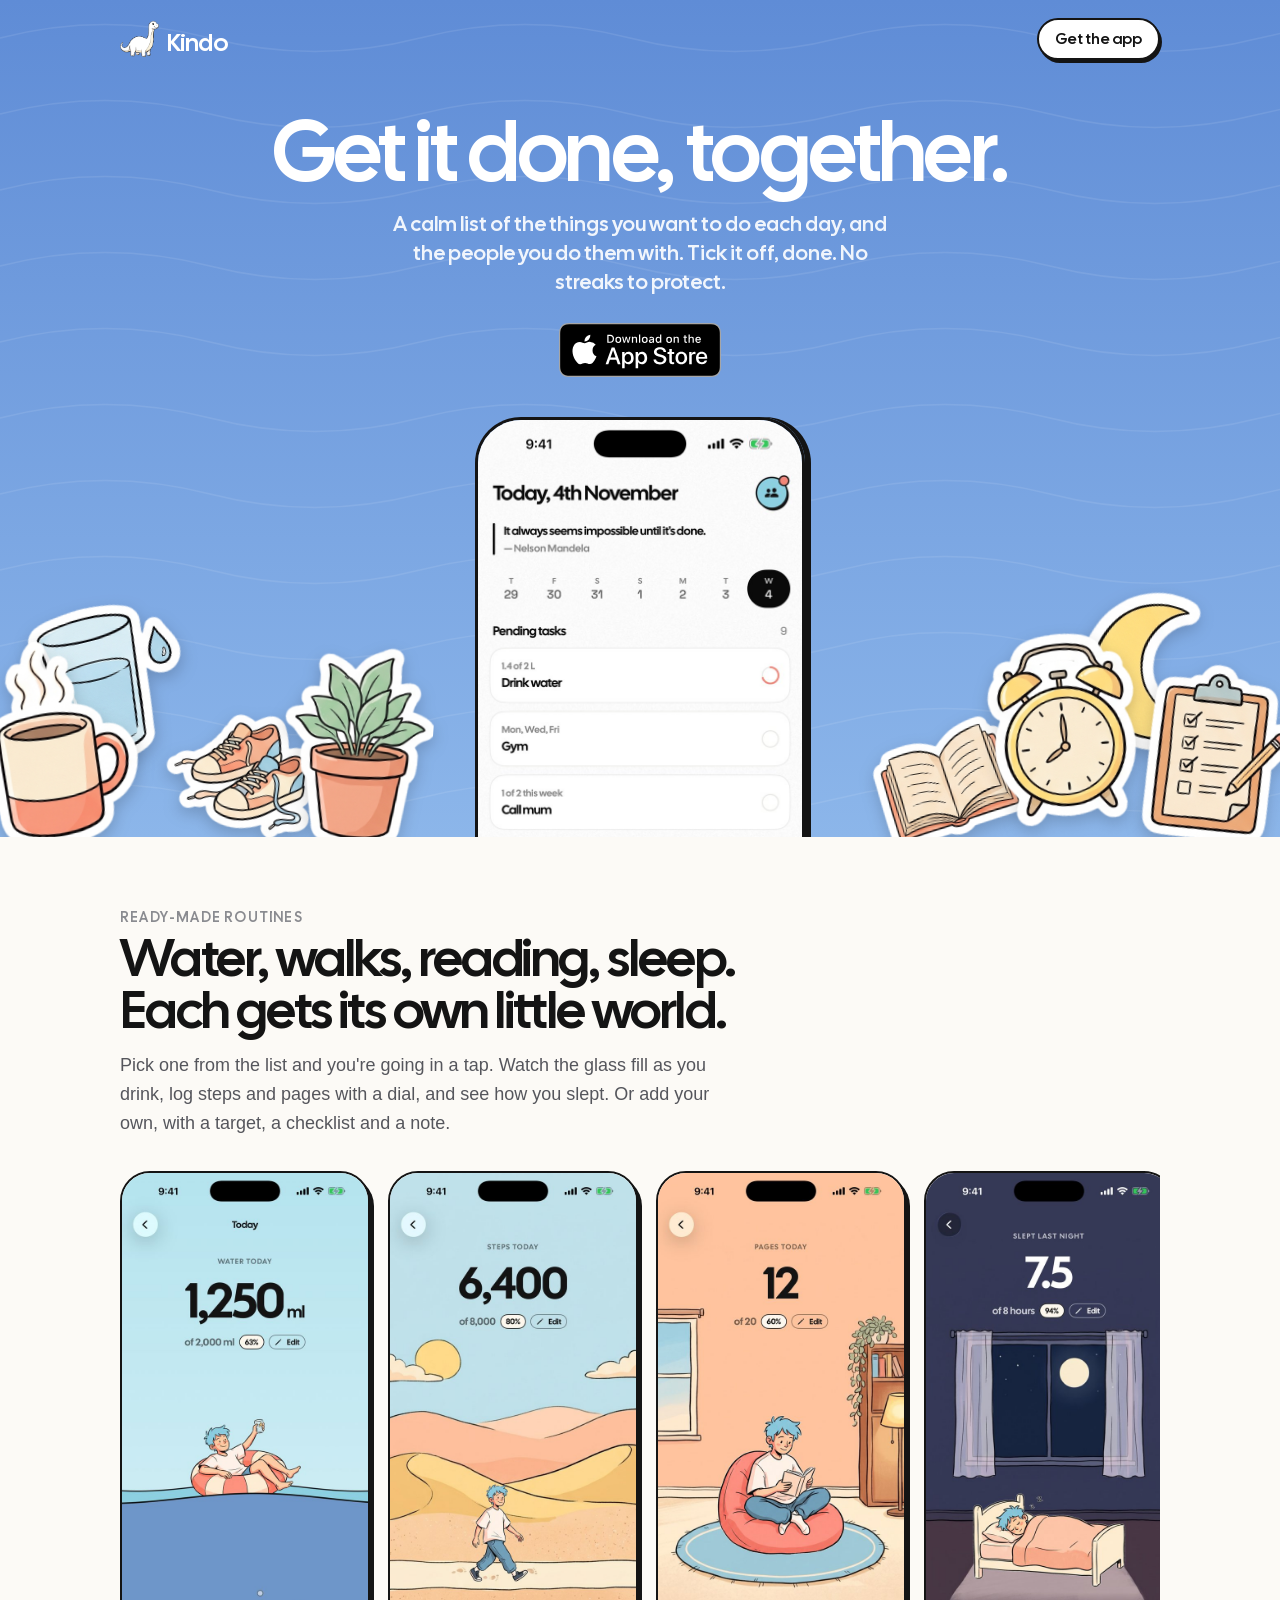
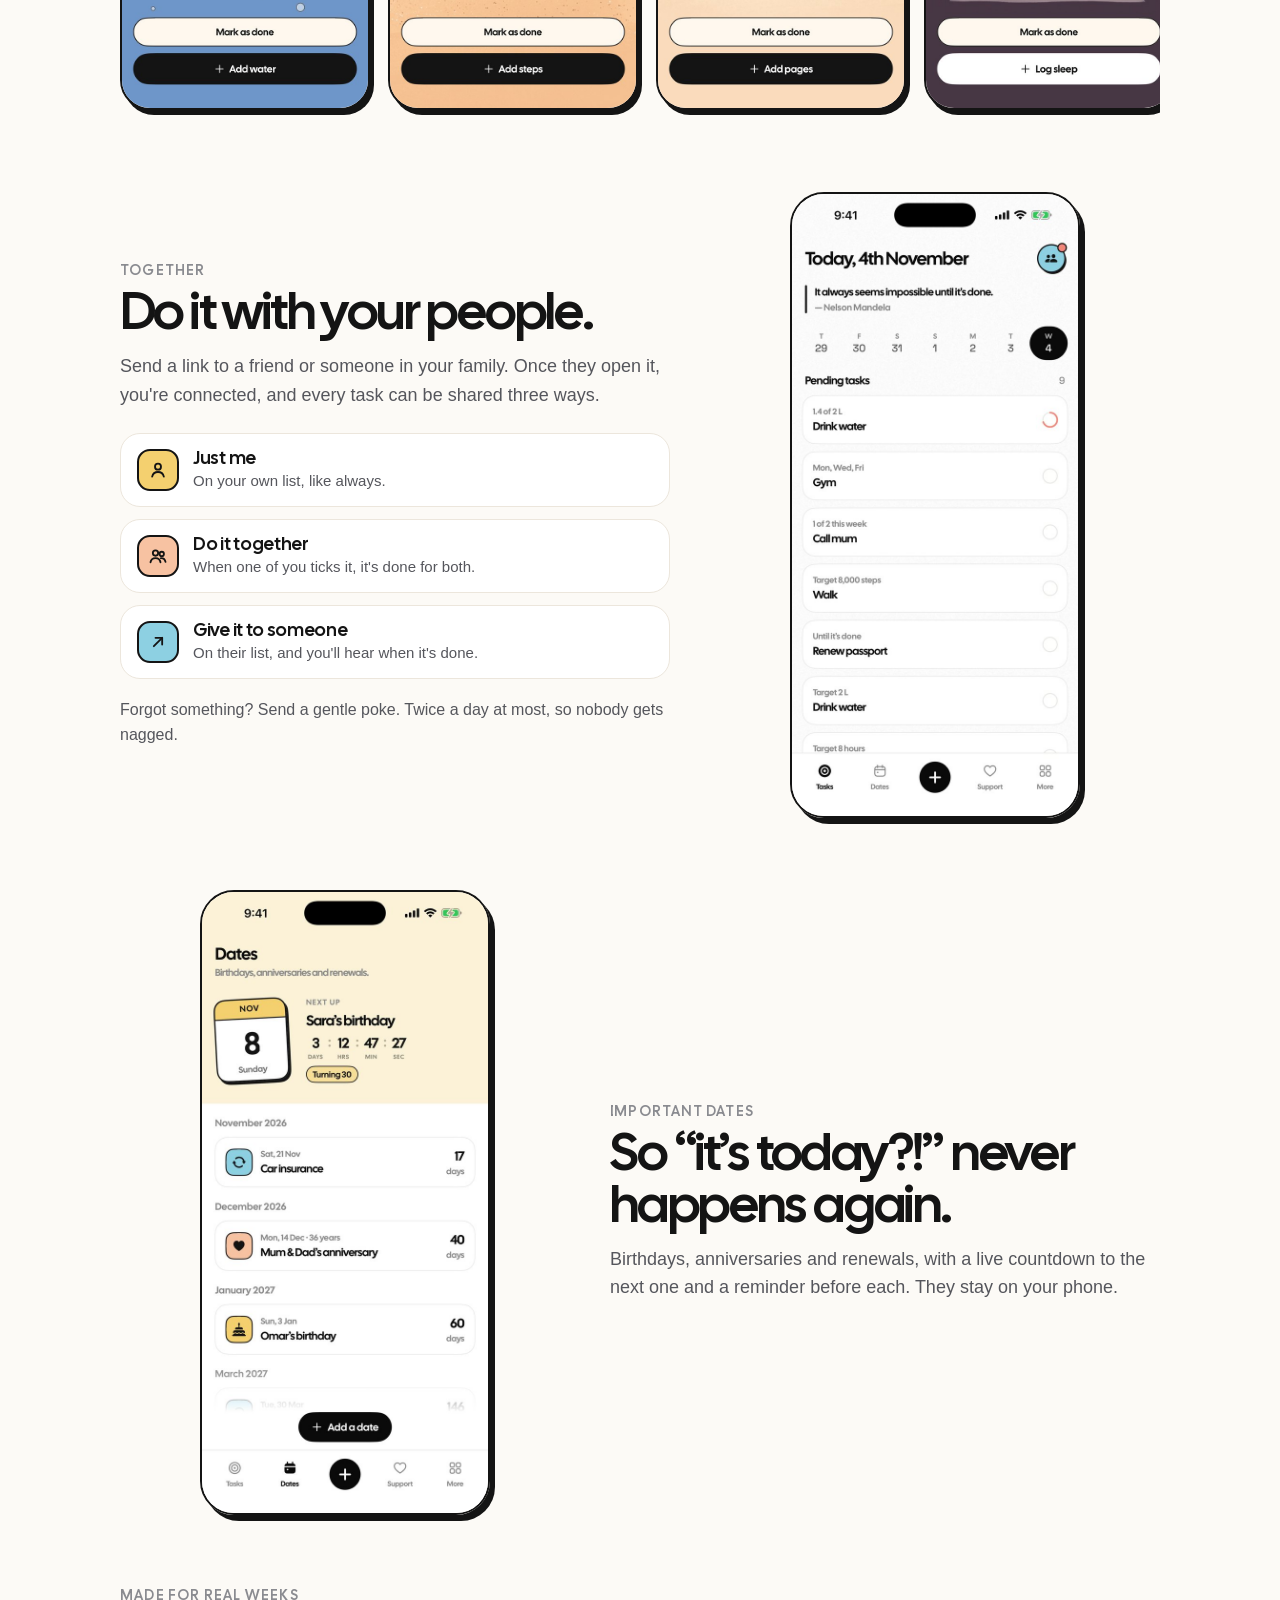
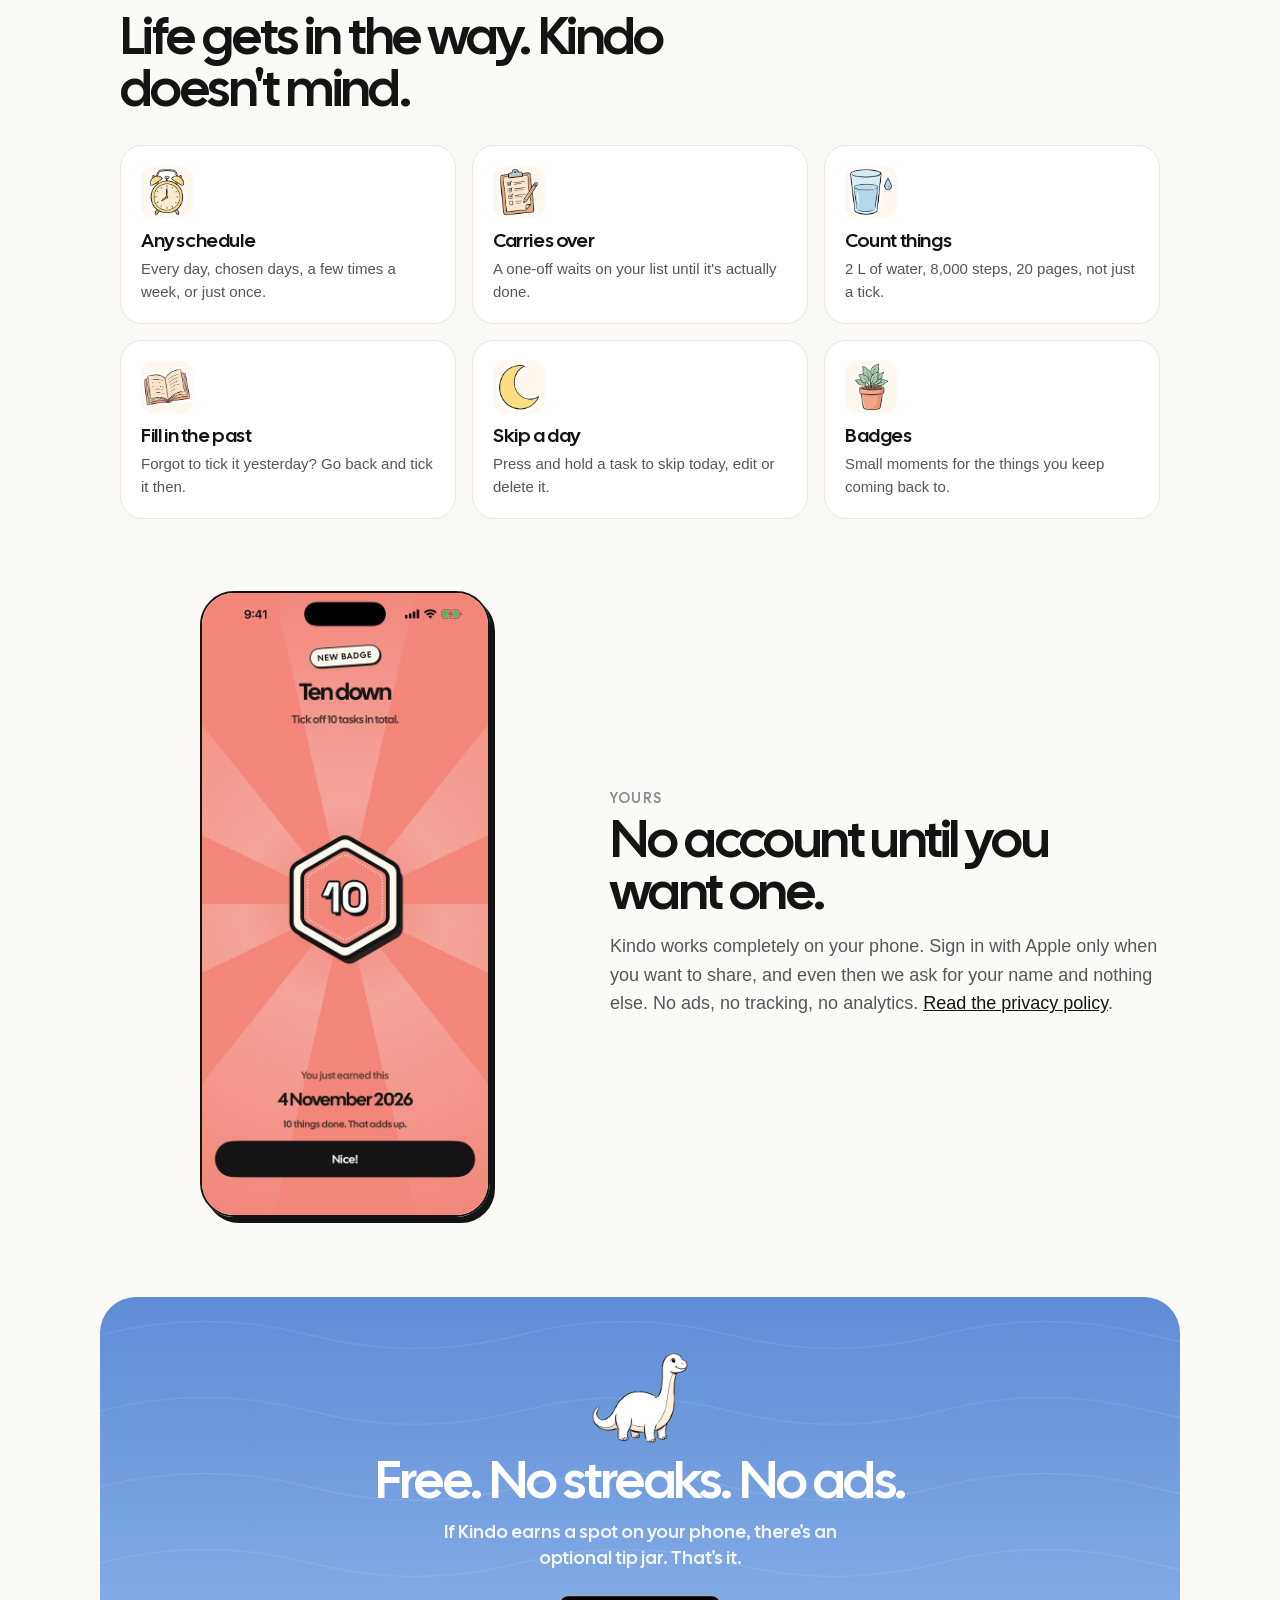
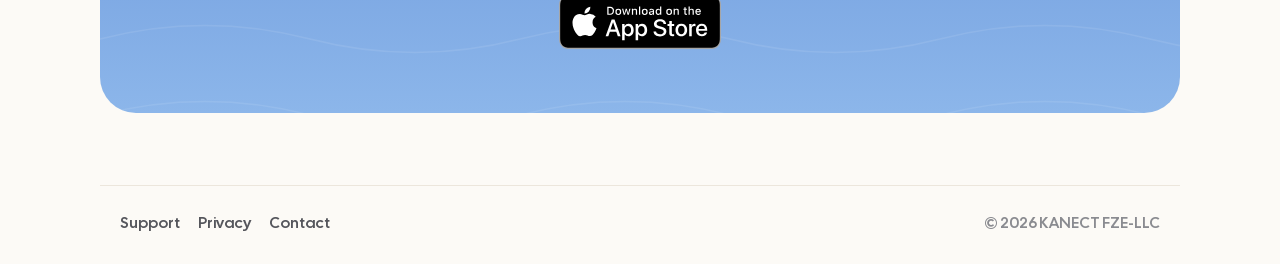
<file: index.html>
<!DOCTYPE html>
<html lang="en">
<head>
<meta charset="utf-8">
<meta name="viewport" content="width=device-width, initial-scale=1, viewport-fit=cover">
<title>Kindo — Daily routine &amp; tasks, with your people</title>
<meta name="description" content="A calm list of the things you want to do each day, and the people you do them with. Ready-made routines, shared tasks and important dates. No streaks, no ads.">
<meta property="og:title" content="Kindo — Do it with your people">
<meta property="og:description" content="A calm list of the things you want to do each day, and the people you do them with.">
<meta property="og:image" content="https://muhammadadil666.github.io/taskdone/assets/og.jpg">
<meta property="og:image:width" content="1200">
<meta property="og:image:height" content="630">
<meta name="twitter:card" content="summary_large_image">
<meta name="apple-itunes-app" content="app-id=6802647143">
<meta name="theme-color" content="#5F8CD6">
<link rel="icon" href="assets/icon.png">
<link rel="apple-touch-icon" href="assets/icon.png">
<link rel="stylesheet" href="style.css">
</head>
<body>
  <header class="band">
    <nav class="nav">
      <a class="brand" href="index.html"><img src="assets/dino.png" alt="">Kindo</a>
      <a class="pill" href="https://apps.apple.com/app/id6802647143">Get the app</a>
    </nav>

    <div class="hero">
      <h1>Get it done, together.</h1>
      <p class="lede">A calm list of the things you want to do each day, and the people you do them with. Tick it off, done. No streaks to protect.</p>
      <a class="badge" href="https://apps.apple.com/app/id6802647143"><img src="assets/app-store-badge.svg" alt="Download on the App Store"></a>
      <img class="phone" src="assets/app-hero.jpg" alt="Kindo's Today screen: a quote, the week, and today's tasks">
    </div>

    <div class="pile" aria-hidden="true">
      <img src="assets/sticker-water.png"     alt="" style="left:3%;   bottom:34%; transform:rotate(-14deg)">
      <img src="assets/sticker-coffee.png"    alt="" style="left:-1%;  bottom:-4%; transform:rotate(-8deg)">
      <img src="assets/sticker-shoes.png"     alt="" style="left:13%;  bottom:2%;  transform:rotate(8deg)">
      <img src="assets/sticker-plant.png"     alt="" style="left:22%;  bottom:-6%; transform:rotate(4deg)">
      <img src="assets/sticker-moon.png"      alt="" style="right:4%;  bottom:40%; transform:rotate(16deg)">
      <img src="assets/sticker-book.png"      alt="" style="right:20%; bottom:-2%; transform:rotate(-10deg)">
      <img src="assets/sticker-clock.png"     alt="" style="right:11%; bottom:6%;  transform:rotate(-6deg)">
      <img src="assets/sticker-checklist.png" alt="" style="right:-1%; bottom:-4%; transform:rotate(12deg)">
    </div>
  </header>

  <main>
    <section class="section">
      <p class="eyebrow">Ready-made routines</p>
      <h2>Water, walks, reading, sleep. Each gets its own little world.</h2>
      <p class="body">Pick one from the list and you're going in a tap. Watch the glass fill as you drink, log steps and pages with a dial, and see how you slept. Or add your own, with a target, a checklist and a note.</p>
      <div class="shots">
        <img src="assets/app-water.jpg" alt="Drink water: 1,250 ml of 2,000 ml" loading="lazy">
        <img src="assets/app-walk.jpg"  alt="Walk: 6,400 of 8,000 steps in the desert" loading="lazy">
        <img src="assets/app-read.jpg"  alt="Read: 12 of 20 pages on a beanbag" loading="lazy">
        <img src="assets/app-sleep.jpg" alt="Sleep: 7.5 of 8 hours in a moonlit bedroom" loading="lazy">
        <img src="assets/app-add.jpg"   alt="Adding a task from the ready-made list" loading="lazy">
      </div>
    </section>

    <section class="section">
      <div class="split">
        <div>
          <p class="eyebrow">Together</p>
          <h2>Do it with your people.</h2>
          <p class="body">Send a link to a friend or someone in your family. Once they open it, you're connected, and every task can be shared three ways.</p>
          <div class="modes">
            <div class="mode"><span class="dot" style="background:var(--sun)"><svg viewBox="0 0 24 24" fill="none" stroke="currentColor" stroke-width="2.2" stroke-linecap="round" stroke-linejoin="round"><circle cx="12" cy="8" r="3.6"/><path d="M5 20c.8-3.6 3.6-5.6 7-5.6s6.2 2 7 5.6"/></svg></span><div><h3>Just me</h3><p>On your own list, like always.</p></div></div>
            <div class="mode"><span class="dot" style="background:var(--peach)"><svg viewBox="0 0 24 24" fill="none" stroke="currentColor" stroke-width="2.2" stroke-linecap="round" stroke-linejoin="round"><circle cx="9" cy="8.5" r="3.2"/><circle cx="16.5" cy="9.5" r="2.6"/><path d="M3 19.5c.6-3.2 3-5 6-5s5.4 1.8 6 5"/><path d="M15.5 14.6c2.6-.2 4.8 1.4 5.5 4.4"/></svg></span><div><h3>Do it together</h3><p>When one of you ticks it, it's done for both.</p></div></div>
            <div class="mode"><span class="dot" style="background:var(--sky)"><svg viewBox="0 0 24 24" fill="none" stroke="currentColor" stroke-width="2.2" stroke-linecap="round" stroke-linejoin="round"><path d="M7 17 17 7"/><path d="M9 7h8v8"/></svg></span><div><h3>Give it to someone</h3><p>On their list, and you'll hear when it's done.</p></div></div>
          </div>
          <p class="body small">Forgot something? Send a gentle poke. Twice a day at most, so nobody gets nagged.</p>
        </div>
        <img class="shot" src="assets/app-home.jpg" alt="Today's tasks, with the Friends &amp; Family button" loading="lazy">
      </div>
    </section>

    <section class="section">
      <div class="split flip">
        <img class="shot" src="assets/app-dates.jpg" alt="Dates: a countdown to Sara's birthday, then the year ahead" loading="lazy">
        <div>
          <p class="eyebrow">Important dates</p>
          <h2>So “it’s today?!” never happens again.</h2>
          <p class="body">Birthdays, anniversaries and renewals, with a live countdown to the next one and a reminder before each. They stay on your phone.</p>
        </div>
      </div>
    </section>

    <section class="section">
      <p class="eyebrow">Made for real weeks</p>
      <h2>Life gets in the way. Kindo doesn't mind.</h2>
      <div class="tiles">
        <div class="tile"><span class="dot"><img src="assets/sticker-clock.png" alt=""></span><h3>Any schedule</h3><p>Every day, chosen days, a few times a week, or just once.</p></div>
        <div class="tile"><span class="dot"><img src="assets/sticker-checklist.png" alt=""></span><h3>Carries over</h3><p>A one-off waits on your list until it's actually done.</p></div>
        <div class="tile"><span class="dot"><img src="assets/sticker-water.png" alt=""></span><h3>Count things</h3><p>2 L of water, 8,000 steps, 20 pages, not just a tick.</p></div>
        <div class="tile"><span class="dot"><img src="assets/sticker-book.png" alt=""></span><h3>Fill in the past</h3><p>Forgot to tick it yesterday? Go back and tick it then.</p></div>
        <div class="tile"><span class="dot"><img src="assets/sticker-moon.png" alt=""></span><h3>Skip a day</h3><p>Press and hold a task to skip today, edit or delete it.</p></div>
        <div class="tile"><span class="dot"><img src="assets/sticker-plant.png" alt=""></span><h3>Badges</h3><p>Small moments for the things you keep coming back to.</p></div>
      </div>
    </section>

    <section class="section">
      <div class="split flip">
        <img class="shot" src="assets/app-badge.jpg" alt="A badge: ten tasks ticked off" loading="lazy">
        <div>
          <p class="eyebrow">Yours</p>
          <h2>No account until you want one.</h2>
          <p class="body">Kindo works completely on your phone. Sign in with Apple only when you want to share, and even then we ask for your name and nothing else. No ads, no tracking, no analytics. <a href="privacy.html">Read the privacy policy</a>.</p>
        </div>
      </div>
    </section>

    <section class="closer">
      <img class="dino" src="assets/dino.png" alt="">
      <h2>Free. No streaks. No ads.</h2>
      <p class="lede">If Kindo earns a spot on your phone, there's an optional tip jar. That's it.</p>
      <a class="badge" href="https://apps.apple.com/app/id6802647143"><img src="assets/app-store-badge.svg" alt="Download on the App Store"></a>
    </section>
  </main>

  <footer>
    <a href="support.html">Support</a>
    <a href="privacy.html">Privacy</a>
    <a href="mailto:support@kanect.info">Contact</a>
    <span class="legal">© 2026 KANECT FZE-LLC</span>
  </footer>
</body>
</html>
</file>
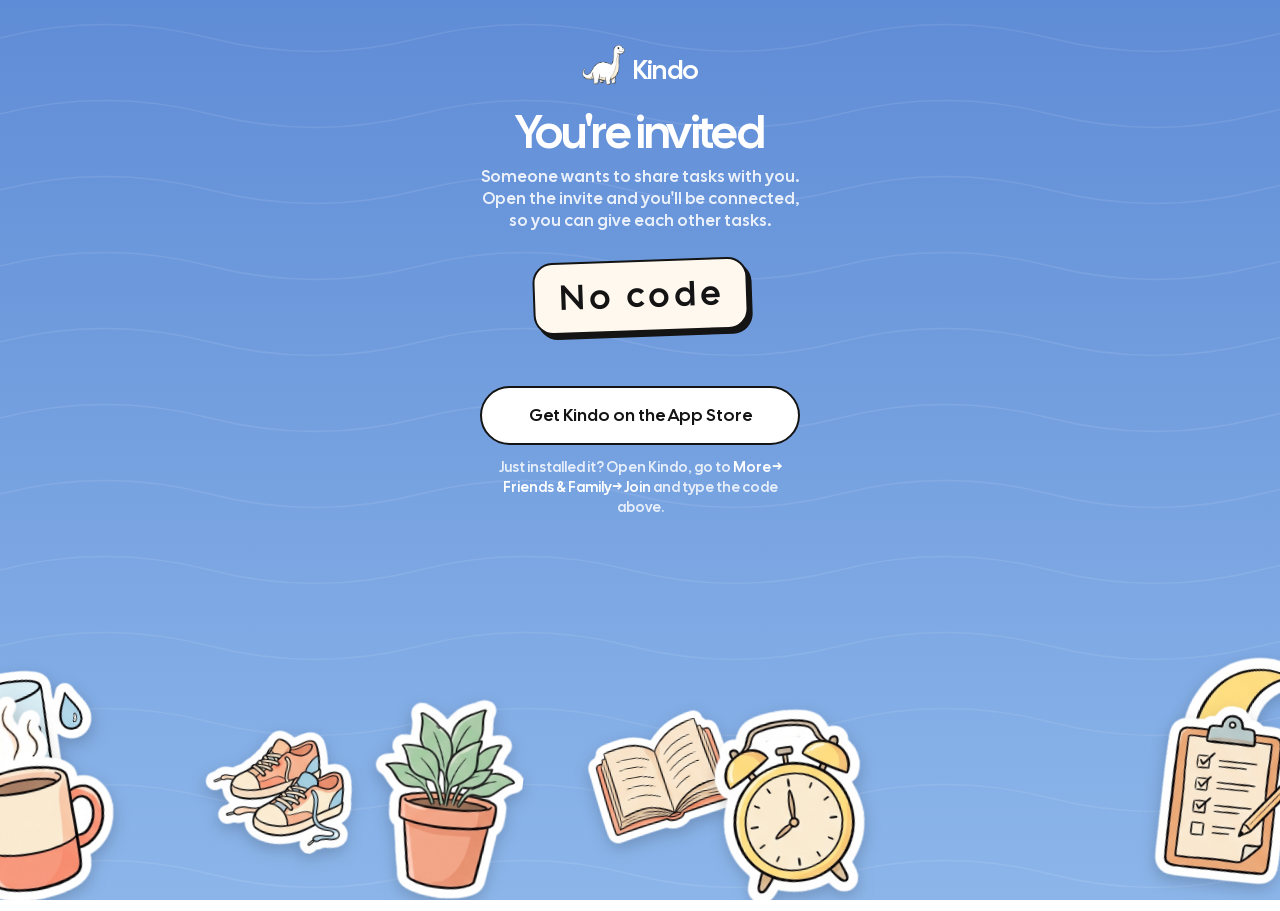
<file: i.html>
<!DOCTYPE html>
<html lang="en">
<head>
<meta charset="utf-8">
<meta name="viewport" content="width=device-width, initial-scale=1, viewport-fit=cover">
<title>You've been invited to Kindo</title>
<meta name="description" content="Someone wants to share tasks with you on Kindo.">
<meta property="og:title" content="You've been invited to Kindo">
<meta property="og:description" content="Someone wants to share tasks with you. Open the invite to connect.">
<meta property="og:image" content="https://muhammadadil666.github.io/taskdone/assets/og.jpg">
<meta property="og:image:width" content="1200">
<meta property="og:image:height" content="630">
<meta name="twitter:card" content="summary_large_image">
<style>
  /* Everything the invite needs lives in this one file: it's the critical
     path for a new connection, and a missing stylesheet must not break it. */
  @font-face {
    font-family: "Cal Sans";
    src: url("assets/CalSans-SemiBold.woff2") format("woff2");
    font-weight: 600;
    font-display: swap;
  }
  :root {
    --top: #5F8CD6;
    --bottom: #8CB6EA;
    --ink: #141414;
    --sun: #F4D06F;
    --cream: #FFF8EE;
  }
  * { box-sizing: border-box; }
  html, body { margin: 0; height: 100%; overflow-x: hidden; }
  body {
    min-height: 100vh;
    min-height: 100dvh;
    display: flex; flex-direction: column;
    overflow-x: hidden;
    font-family: "Cal Sans", -apple-system, BlinkMacSystemFont, "Segoe UI", Roboto, sans-serif;
    font-weight: 600;
    color: #fff;
    background:
      url("data:image/svg+xml,%3Csvg xmlns='http://www.w3.org/2000/svg' width='420' height='76' viewBox='0 0 420 76'%3E%3Cpath d='M0 38 C70 20 140 20 210 38 S350 56 420 38' fill='none' stroke='white' stroke-opacity='0.09' stroke-width='1.6'/%3E%3C/svg%3E") repeat,
      linear-gradient(180deg, var(--top) 0%, var(--bottom) 100%);
    background-attachment: fixed;
  }
  main {
    position: relative;
    z-index: 2;
    max-width: 420px;
    margin: 0 auto;
    padding: calc(clamp(20px, 5dvh, 56px) + env(safe-area-inset-top)) 24px 8px;
    text-align: center;
  }
  .brand {
    display: inline-flex; align-items: flex-end; gap: 8px;
    font-size: 26px; letter-spacing: -0.8px;
  }
  .brand img { height: 40px; }
  h1 {
    font-size: clamp(36px, 5.4dvh, 46px); line-height: 0.98; letter-spacing: -1.6px;
    margin: clamp(12px, 2.4dvh, 26px) 0 10px; font-weight: 600;
  }
  p.lede {
    font-size: 16px; line-height: 1.4; margin: 0 auto clamp(16px, 3dvh, 28px); max-width: 320px;
    color: rgba(255,255,255,0.86); font-weight: 600;
  }
  /* The code: a cream sticker with an ink outline and a hard ink shadow,
     slightly tilted, like the app's stickers. */
  .code {
    display: inline-block;
    font-size: clamp(26px, 3.8dvh, 34px); letter-spacing: 5px;
    padding: clamp(10px, 1.6dvh, 16px) 20px clamp(10px, 1.6dvh, 16px) 25px;
    color: var(--ink);
    background: var(--cream);
    border: 2px solid var(--ink);
    border-radius: 20px;
    box-shadow: 4px 5px 0 var(--ink);
    transform: rotate(-2deg);
    cursor: pointer;
    -webkit-tap-highlight-color: transparent;
    -webkit-user-select: none; user-select: none;
  }
  .code:active { transform: rotate(-2deg) translate(2px, 3px); box-shadow: 2px 2px 0 var(--ink); }
  .codeRow {
    display: flex; align-items: center; justify-content: center; gap: 14px;
    margin-bottom: clamp(30px, 6dvh, 60px);
  }
  .copy {
    display: inline-flex; align-items: center; gap: 6px;
    font: inherit; font-size: 15px; color: var(--ink);
    background: var(--sun);
    border: 2px solid var(--ink); border-radius: 999px;
    box-shadow: 2px 3px 0 var(--ink);
    padding: 10px 14px; cursor: pointer;
    -webkit-tap-highlight-color: transparent;
  }
  .copy:active { transform: translate(2px, 3px); box-shadow: none; }
  .copy svg { width: 16px; height: 16px; }
  /* "Copied" — a small ink pill that rises in and fades, like the app's toasts. */
  .toast {
    position: fixed; left: 50%; top: calc(16px + env(safe-area-inset-top));
    transform: translate(-50%, -16px); opacity: 0;
    background: var(--ink); color: #fff;
    font-size: 15px; padding: 12px 18px; border-radius: 999px;
    display: inline-flex; align-items: center; gap: 8px;
    transition: opacity .2s, transform .25s;
    z-index: 5; pointer-events: none;
  }
  .toast.show { opacity: 1; transform: translate(-50%, 0); }
  .toast i {
    width: 20px; height: 20px; border-radius: 50%;
    background: var(--sun); color: var(--ink);
    display: inline-flex; align-items: center; justify-content: center;
    font-style: normal; font-size: 12px;
  }
  .btn {
    display: block; width: 100%;
    padding: clamp(14px, 2dvh, 18px); border-radius: 999px;
    font-size: 17px; text-decoration: none; text-align: center;
    margin-bottom: 10px;
  }
  .primary { background: var(--ink); color: #fff; }
  .secondary {
    background: #fff; color: var(--ink);
    border: 2px solid var(--ink);
  }
  .hint {
    font-size: 14px; line-height: 1.45; margin: 12px auto 0; max-width: 320px;
    color: rgba(255,255,255,0.82);
  }
  .hint strong { color: #fff; font-weight: 600; }
  /* The stickers, dropped into a pile along the bottom, like the splash. */
  .pile {
    /* Below the content, pinned to the bottom of the page, never over it. */
    position: relative; height: clamp(110px, 19dvh, 200px); margin-top: auto; flex: none;
    /* Clip only the sides (stickers hang off them without widening the
       page); the tops are free to rise above the pile. */
    overflow-x: clip;   /* only the sides; nothing hangs below, so no scroll */
    pointer-events: none; z-index: 1;
  }
  .pile img {
    position: absolute; width: clamp(70px, 22vw, 118px);
    filter: drop-shadow(0 6px 8px rgba(0,0,0,0.18));
    animation: drop 0.7s cubic-bezier(.3,1.4,.5,1) both;
  }
  @keyframes drop { from { transform: translateY(-120vh) rotate(var(--r0)); } to { transform: translateY(0) rotate(var(--r)); } }
  @media (prefers-reduced-motion: reduce) { .pile img { animation: none; transform: rotate(var(--r)); } }
  @media (min-width: 700px) { .pile img { width: 150px; } }
</style>
</head>
<body>
  <main>
    <div class="brand"><img src="assets/dino.png" alt="">Kindo</div>
    <h1>You're invited</h1>
    <p class="lede">Someone wants to share tasks with you. Open the invite and you'll be connected, so you can give each other tasks.</p>

    <div class="codeRow">
      <div class="code" id="code" role="button" tabindex="0" aria-label="Copy the code">········</div>
      <button class="copy" id="copy" type="button" aria-label="Copy the code">
        <svg viewBox="0 0 24 24" fill="none" stroke="currentColor" stroke-width="2.4" stroke-linecap="round" stroke-linejoin="round"><rect x="9" y="9" width="11" height="11" rx="2.5"/><path d="M5 15V6a2 2 0 0 1 2-2h9"/></svg>
        Copy
      </button>
    </div>

    <a class="btn primary" id="open" href="#">Open in Kindo</a>
    <a class="btn secondary" id="store" href="https://apps.apple.com/app/id6802647143">Get Kindo on the App Store</a>

    <p class="hint">Just installed it? Open Kindo, go to <strong>More → Friends &amp; Family → Join</strong> and type the code above.</p>
  </main>

  <div class="toast" id="toast" role="status" aria-live="polite"><i>✓</i>Copied</div>

  <div class="pile" aria-hidden="true">
    <img src="assets/sticker-moon.png"      style="right:-4%;  bottom:50%; --r:16deg;  --r0:40deg;  animation-delay:.05s">
    <img src="assets/sticker-water.png"     style="left:-4%;   bottom:42%; --r:-14deg; --r0:-40deg; animation-delay:.12s">
    <img src="assets/sticker-book.png"      style="left:46%;   bottom:38%; --r:-10deg; --r0:20deg;  animation-delay:.2s">
    <img src="assets/sticker-shoes.png"     style="left:16%;   bottom:30%; --r:8deg;   --r0:-30deg; animation-delay:.28s">
    <img src="assets/sticker-checklist.png" style="right:-2%;  bottom:8%;  --r:12deg;  --r0:36deg;  animation-delay:.36s">
    <img src="assets/sticker-clock.png"     style="left:56%;   bottom:0;   --r:-8deg;  --r0:-24deg; animation-delay:.44s">
    <img src="assets/sticker-coffee.png"    style="left:-3%;   bottom:0;   --r:-10deg; --r0:-30deg; animation-delay:.52s">
    <img src="assets/sticker-plant.png"     style="left:29%;   bottom:0;   --r:6deg;   --r0:30deg;  animation-delay:.6s">
  </div>



<script>
  // The token rides in ?t= because GitHub Pages can't route /i/TOKEN.
  var token = (new URLSearchParams(location.search).get('t') || '').toUpperCase();
  var valid = /^[ABCDEFGHJKLMNPQRSTUVWXYZ23456789]{8}$/.test(token);

  if (valid) {
    document.getElementById('code').textContent = token;
    document.getElementById('open').href = 'taskdone://invite/' + token;
  } else {
    document.getElementById('code').textContent = 'No code';
    document.getElementById('open').style.display = 'none';
    document.getElementById('copy').style.display = 'none';
  }

  // Copy the code (for typing into Join), with a "Copied" toast.
  var toast = document.getElementById('toast'), hide;
  function copied() {
    toast.classList.add('show');
    clearTimeout(hide);
    hide = setTimeout(function () { toast.classList.remove("show"); }, 2000);
  }
  function fallbackCopy() {
    var t = document.createElement('textarea');
    t.value = token; t.setAttribute('readonly', ''); t.style.position = 'absolute'; t.style.left = '-9999px';
    document.body.appendChild(t); t.select();
    try { document.execCommand('copy'); } catch (e) {}
    document.body.removeChild(t);
  }
  function copyCode() {
    if (!valid) return;
    copied();
    if (navigator.clipboard && navigator.clipboard.writeText) {
      navigator.clipboard.writeText(token).catch(fallbackCopy);
    } else {
      fallbackCopy();
    }
  }
  // The Copy button, or a tap on the code itself.
  document.getElementById('copy').addEventListener('click', copyCode);
  document.getElementById('code').addEventListener('click', copyCode);

  // Try the app straight away, but only from a real tap-through on iOS —
  // firing it unconditionally shows an ugly failure dialog on desktop.
  var isIOS = /iPad|iPhone|iPod/.test(navigator.userAgent);
  if (valid && isIOS) {
    setTimeout(function () { window.location = 'taskdone://invite/' + token; }, 250);
  }
</script>
</body>
</html>
</file>
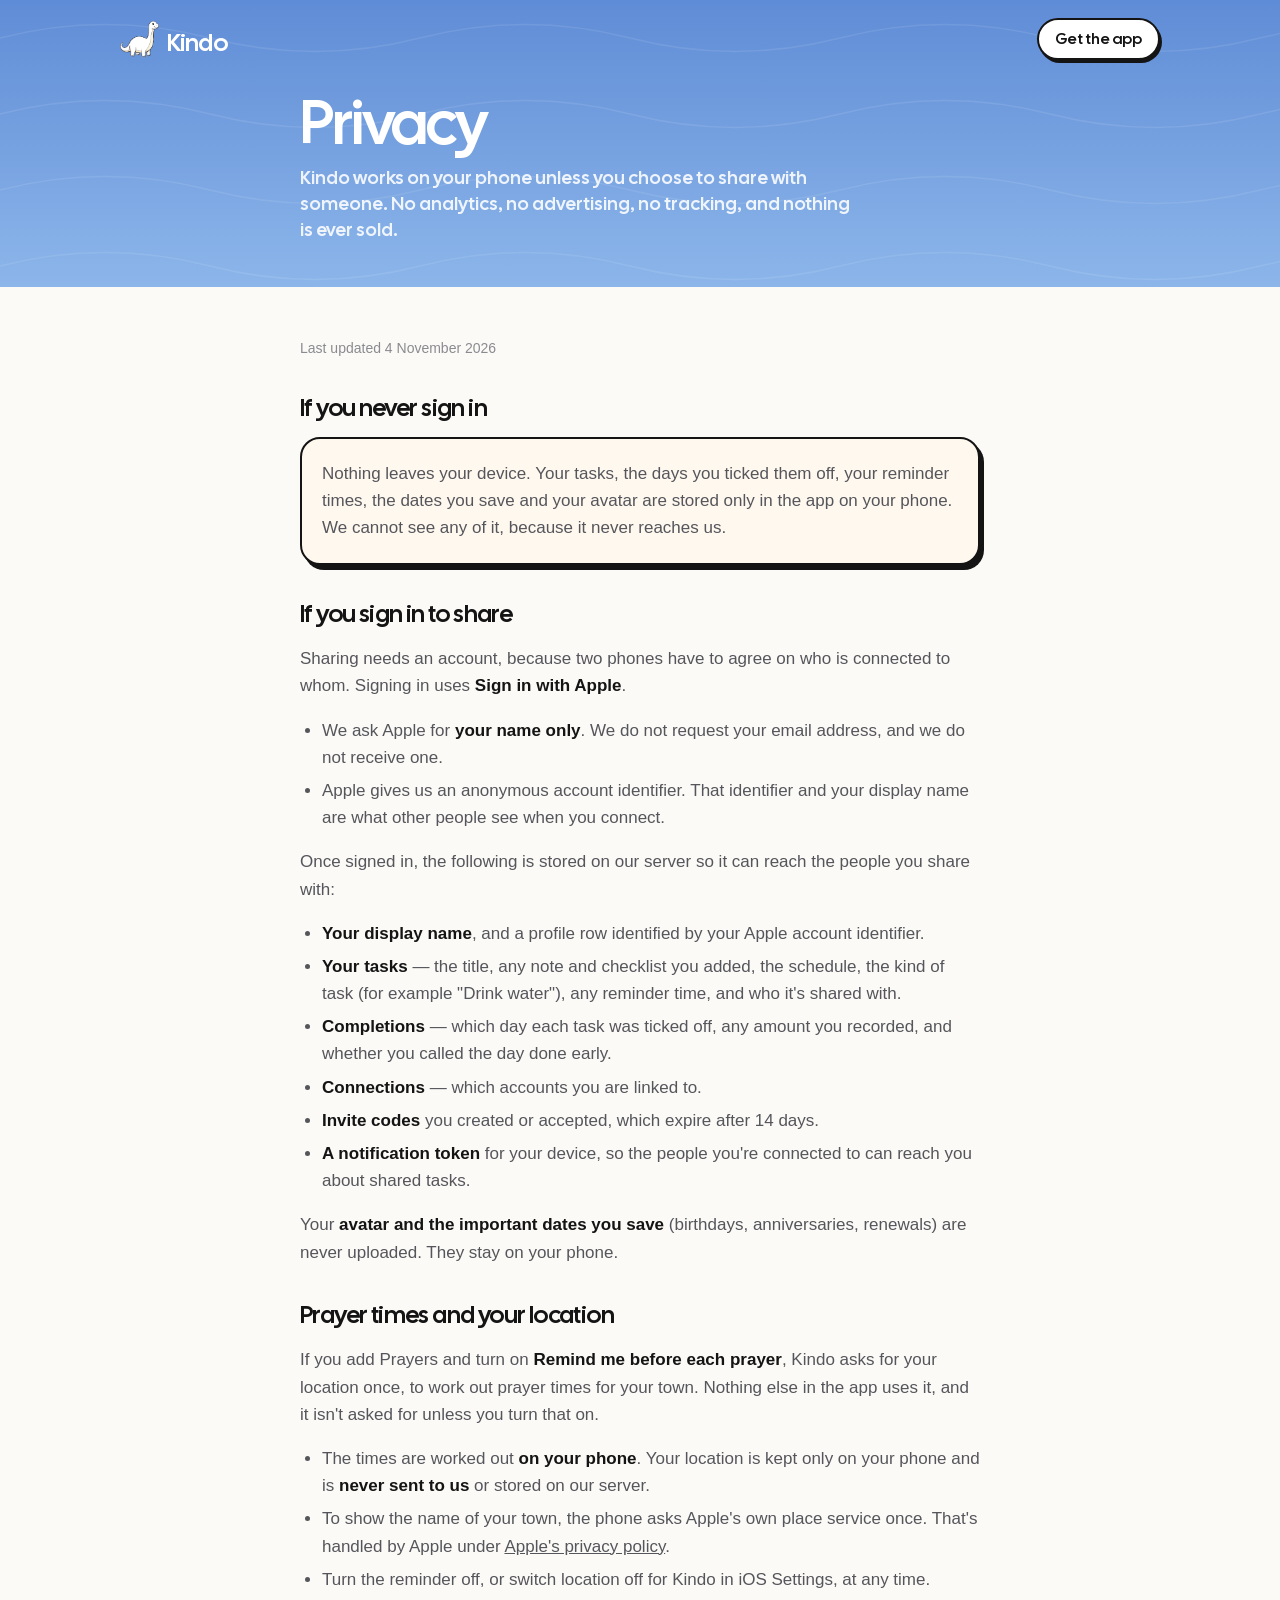
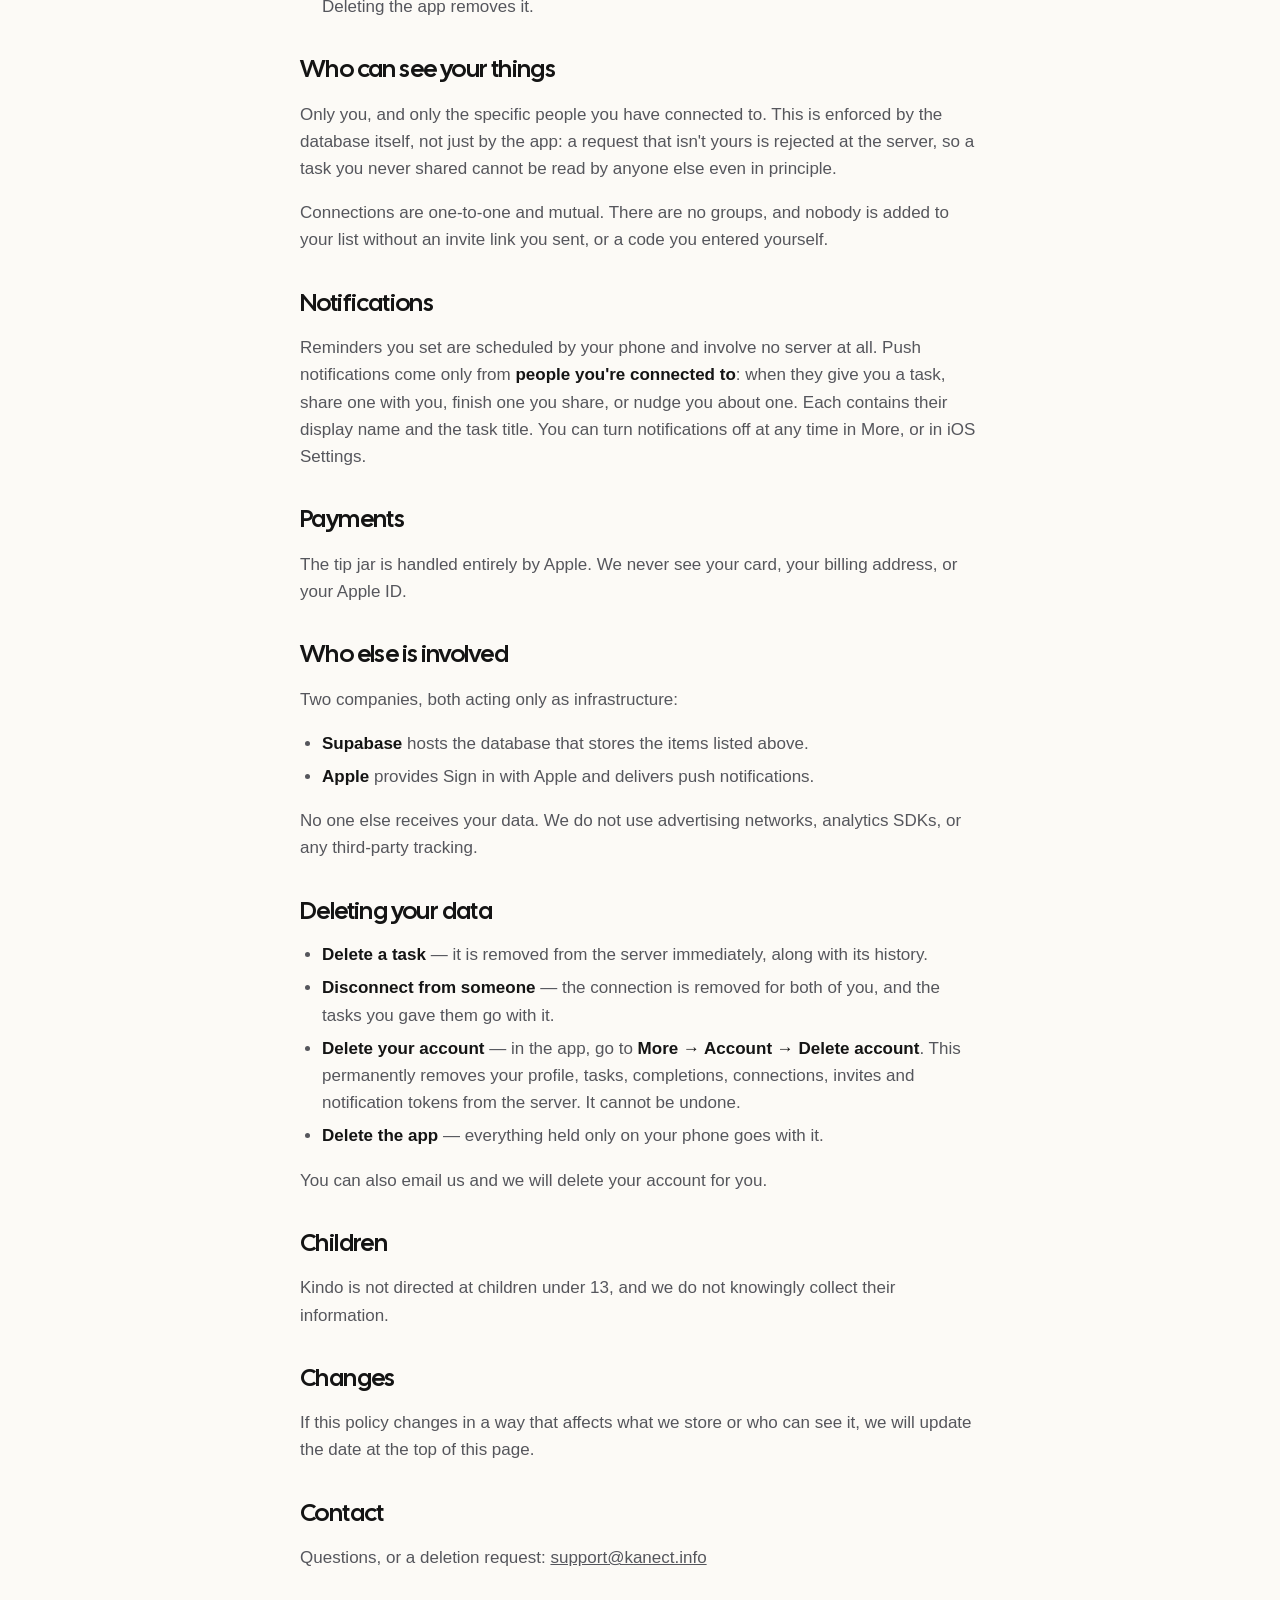
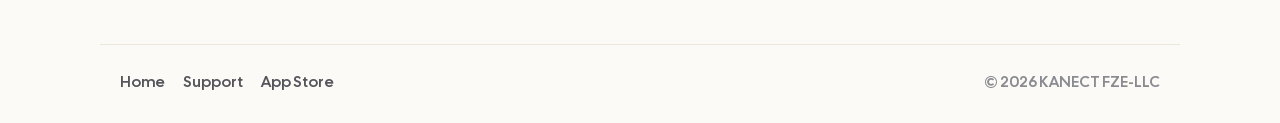
<file: privacy.html>
<!DOCTYPE html>
<html lang="en">
<head>
<meta charset="utf-8">
<meta name="viewport" content="width=device-width, initial-scale=1, viewport-fit=cover">
<title>Privacy Policy — Kindo</title>
<meta name="description" content="What Kindo stores, where it goes, and how to delete it.">
<link rel="icon" href="assets/icon.png">
<link rel="stylesheet" href="style.css">
</head>
<body>
  <header class="band">
    <nav class="nav">
      <a class="brand" href="index.html"><img src="assets/dino.png" alt="">Kindo</a>
      <a class="pill" href="https://apps.apple.com/app/id6802647143">Get the app</a>
    </nav>
    <div class="title">
      <h1>Privacy</h1>
      <p class="lede">Kindo works on your phone unless you choose to share with someone. No analytics, no advertising, no tracking, and nothing is ever sold.</p>
    </div>
  </header>

  <main class="wrap">
    <p class="stamp">Last updated 4 November 2026</p>
    <h2>If you never sign in</h2>
    <div class="card">
      <p>Nothing leaves your device. Your tasks, the days you ticked them off, your reminder times, the dates you save and your avatar are stored only in the app on your phone. We cannot see any of it, because it never reaches us.</p>
    </div>

    <h2>If you sign in to share</h2>
    <p>Sharing needs an account, because two phones have to agree on who is connected to whom. Signing in uses <strong>Sign in with Apple</strong>.</p>
    <ul>
      <li>We ask Apple for <strong>your name only</strong>. We do not request your email address, and we do not receive one.</li>
      <li>Apple gives us an anonymous account identifier. That identifier and your display name are what other people see when you connect.</li>
    </ul>

    <p>Once signed in, the following is stored on our server so it can reach the people you share with:</p>
    <ul>
      <li><strong>Your display name</strong>, and a profile row identified by your Apple account identifier.</li>
      <li><strong>Your tasks</strong> — the title, any note and checklist you added, the schedule, the kind of task (for example "Drink water"), any reminder time, and who it's shared with.</li>
      <li><strong>Completions</strong> — which day each task was ticked off, any amount you recorded, and whether you called the day done early.</li>
      <li><strong>Connections</strong> — which accounts you are linked to.</li>
      <li><strong>Invite codes</strong> you created or accepted, which expire after 14 days.</li>
      <li><strong>A notification token</strong> for your device, so the people you're connected to can reach you about shared tasks.</li>
    </ul>

    <p>Your <strong>avatar and the important dates you save</strong> (birthdays, anniversaries, renewals) are never uploaded. They stay on your phone.</p>

    <h2>Prayer times and your location</h2>
    <p>If you add Prayers and turn on <strong>Remind me before each prayer</strong>, Kindo asks for your location once, to work out prayer times for your town. Nothing else in the app uses it, and it isn't asked for unless you turn that on.</p>
    <ul>
      <li>The times are worked out <strong>on your phone</strong>. Your location is kept only on your phone and is <strong>never sent to us</strong> or stored on our server.</li>
      <li>To show the name of your town, the phone asks Apple's own place service once. That's handled by Apple under <a href="https://www.apple.com/legal/privacy/">Apple's privacy policy</a>.</li>
      <li>Turn the reminder off, or switch location off for Kindo in iOS Settings, at any time. Deleting the app removes it.</li>
    </ul>

    <h2>Who can see your things</h2>
    <p>Only you, and only the specific people you have connected to. This is enforced by the database itself, not just by the app: a request that isn't yours is rejected at the server, so a task you never shared cannot be read by anyone else even in principle.</p>
    <p>Connections are one-to-one and mutual. There are no groups, and nobody is added to your list without an invite link you sent, or a code you entered yourself.</p>

    <h2>Notifications</h2>
    <p>Reminders you set are scheduled by your phone and involve no server at all. Push notifications come only from <strong>people you're connected to</strong>: when they give you a task, share one with you, finish one you share, or nudge you about one. Each contains their display name and the task title. You can turn notifications off at any time in More, or in iOS Settings.</p>

    <h2>Payments</h2>
    <p>The tip jar is handled entirely by Apple. We never see your card, your billing address, or your Apple ID.</p>

    <h2>Who else is involved</h2>
    <p>Two companies, both acting only as infrastructure:</p>
    <ul>
      <li><strong>Supabase</strong> hosts the database that stores the items listed above.</li>
      <li><strong>Apple</strong> provides Sign in with Apple and delivers push notifications.</li>
    </ul>
    <p>No one else receives your data. We do not use advertising networks, analytics SDKs, or any third-party tracking.</p>

    <h2>Deleting your data</h2>
    <ul>
      <li><strong>Delete a task</strong> — it is removed from the server immediately, along with its history.</li>
      <li><strong>Disconnect from someone</strong> — the connection is removed for both of you, and the tasks you gave them go with it.</li>
      <li><strong>Delete your account</strong> — in the app, go to <strong>More → Account → Delete account</strong>. This permanently removes your profile, tasks, completions, connections, invites and notification tokens from the server. It cannot be undone.</li>
      <li><strong>Delete the app</strong> — everything held only on your phone goes with it.</li>
    </ul>
    <p>You can also email us and we will delete your account for you.</p>

    <h2>Children</h2>
    <p>Kindo is not directed at children under 13, and we do not knowingly collect their information.</p>

    <h2>Changes</h2>
    <p>If this policy changes in a way that affects what we store or who can see it, we will update the date at the top of this page.</p>

    <h2>Contact</h2>
    <p>Questions, or a deletion request: <a href="mailto:support@kanect.info">support@kanect.info</a></p>
  </main>

  <footer>
    <a href="index.html">Home</a>
    <a href="support.html">Support</a>
    <a href="https://apps.apple.com/app/id6802647143">App Store</a>
    <span class="legal">© 2026 KANECT FZE-LLC</span>
  </footer>
</body>
</html>
</file>
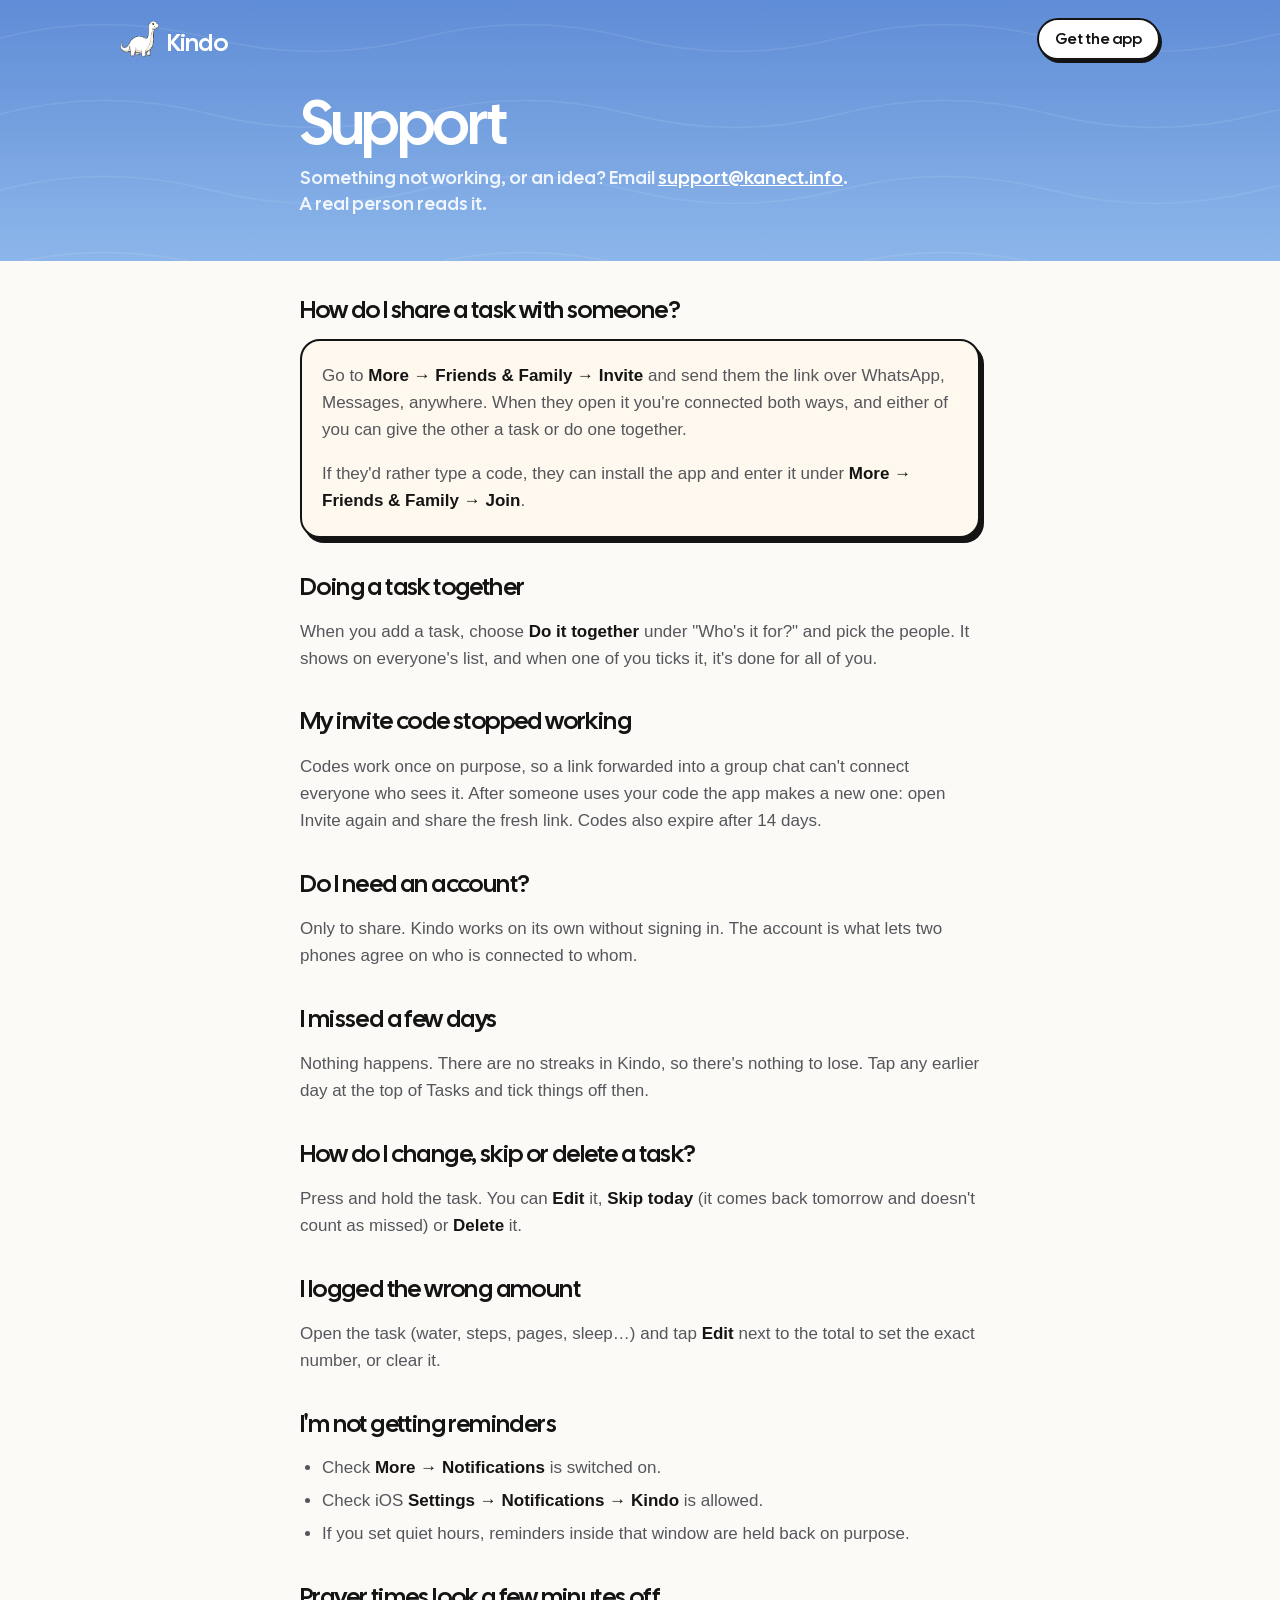
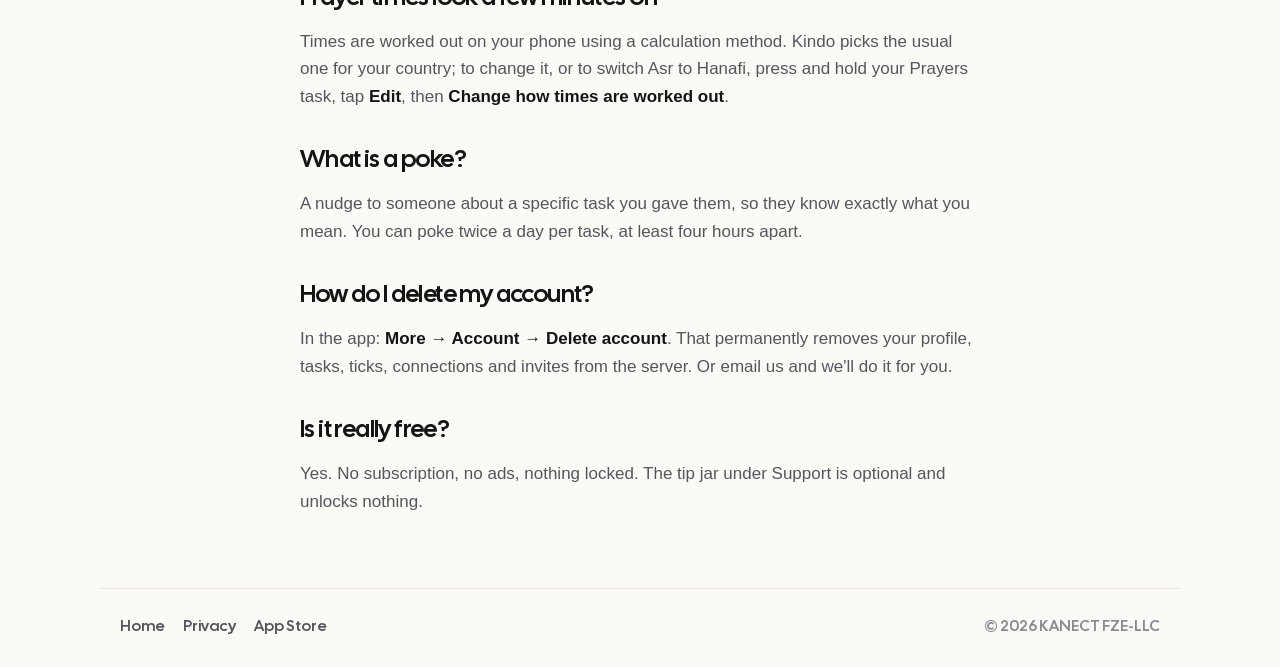
<file: support.html>
<!DOCTYPE html>
<html lang="en">
<head>
<meta charset="utf-8">
<meta name="viewport" content="width=device-width, initial-scale=1, viewport-fit=cover">
<title>Support — Kindo</title>
<meta name="description" content="Help with Kindo: sharing, invites, reminders, and getting in touch.">
<link rel="icon" href="assets/icon.png">
<link rel="stylesheet" href="style.css">
</head>
<body>
  <header class="band">
    <nav class="nav">
      <a class="brand" href="index.html"><img src="assets/dino.png" alt="">Kindo</a>
      <a class="pill" href="https://apps.apple.com/app/id6802647143">Get the app</a>
    </nav>
    <div class="title">
      <h1>Support</h1>
      <p class="lede">Something not working, or an idea? Email <a href="mailto:support@kanect.info">support@kanect.info</a>. A real person reads it.</p>
    </div>
  </header>

  <main class="wrap">
    <h2>How do I share a task with someone?</h2>
    <div class="card">
      <p>Go to <strong>More → Friends &amp; Family → Invite</strong> and send them the link over WhatsApp, Messages, anywhere. When they open it you're connected both ways, and either of you can give the other a task or do one together.</p>
      <p>If they'd rather type a code, they can install the app and enter it under <strong>More → Friends &amp; Family → Join</strong>.</p>
    </div>

    <h2>Doing a task together</h2>
    <p>When you add a task, choose <strong>Do it together</strong> under "Who's it for?" and pick the people. It shows on everyone's list, and when one of you ticks it, it's done for all of you.</p>

    <h2>My invite code stopped working</h2>
    <p>Codes work once on purpose, so a link forwarded into a group chat can't connect everyone who sees it. After someone uses your code the app makes a new one: open Invite again and share the fresh link. Codes also expire after 14 days.</p>

    <h2>Do I need an account?</h2>
    <p>Only to share. Kindo works on its own without signing in. The account is what lets two phones agree on who is connected to whom.</p>

    <h2>I missed a few days</h2>
    <p>Nothing happens. There are no streaks in Kindo, so there's nothing to lose. Tap any earlier day at the top of Tasks and tick things off then.</p>

    <h2>How do I change, skip or delete a task?</h2>
    <p>Press and hold the task. You can <strong>Edit</strong> it, <strong>Skip today</strong> (it comes back tomorrow and doesn't count as missed) or <strong>Delete</strong> it.</p>

    <h2>I logged the wrong amount</h2>
    <p>Open the task (water, steps, pages, sleep…) and tap <strong>Edit</strong> next to the total to set the exact number, or clear it.</p>

    <h2>I'm not getting reminders</h2>
    <ul>
      <li>Check <strong>More → Notifications</strong> is switched on.</li>
      <li>Check iOS <strong>Settings → Notifications → Kindo</strong> is allowed.</li>
      <li>If you set quiet hours, reminders inside that window are held back on purpose.</li>
    </ul>

    <h2>Prayer times look a few minutes off</h2>
    <p>Times are worked out on your phone using a calculation method. Kindo picks the usual one for your country; to change it, or to switch Asr to Hanafi, press and hold your Prayers task, tap <strong>Edit</strong>, then <strong>Change how times are worked out</strong>.</p>

    <h2>What is a poke?</h2>
    <p>A nudge to someone about a specific task you gave them, so they know exactly what you mean. You can poke twice a day per task, at least four hours apart.</p>

    <h2>How do I delete my account?</h2>
    <p>In the app: <strong>More → Account → Delete account</strong>. That permanently removes your profile, tasks, ticks, connections and invites from the server. Or email us and we'll do it for you.</p>

    <h2>Is it really free?</h2>
    <p>Yes. No subscription, no ads, nothing locked. The tip jar under Support is optional and unlocks nothing.</p>
  </main>

  <footer>
    <a href="index.html">Home</a>
    <a href="privacy.html">Privacy</a>
    <a href="https://apps.apple.com/app/id6802647143">App Store</a>
    <span class="legal">© 2026 KANECT FZE-LLC</span>
  </footer>
</body>
</html>
</file>
<file: style.css>
/* Kindo — the site, in the app's look: the splash's blue with faint
   flowing lines on top, warm paper for reading, ink outlines and stickers.
   Shared by index / privacy / support / 404. i.html carries its own copy of
   everything it needs: it's the critical path for an invite. */

@font-face {
  font-family: "Cal Sans";
  src: url("assets/CalSans-SemiBold.woff2") format("woff2");
  font-weight: 600;
  font-display: swap;
}

:root {
  --top: #5F8CD6;
  --bottom: #8CB6EA;
  --ink: #141414;
  --ink-dim: #55565C;
  --ink-faint: #8A8B90;
  --paper: #FCFAF6;
  --cream: #FFF8EE;
  --line: #ECE6DC;
  --sun: #F4D06F;
  --sky: #8DD0E2;
  --peach: #F7C2A2;
  --coral: #F2877A;
  --lines: url("data:image/svg+xml,%3Csvg xmlns='http://www.w3.org/2000/svg' width='420' height='76' viewBox='0 0 420 76'%3E%3Cpath d='M0 38 C70 20 140 20 210 38 S350 56 420 38' fill='none' stroke='white' stroke-opacity='0.09' stroke-width='1.6'/%3E%3C/svg%3E");
}

* { box-sizing: border-box; }
html { overflow-x: hidden; }
body {
  margin: 0;
  font-family: "Cal Sans", -apple-system, BlinkMacSystemFont, "Segoe UI", Roboto, sans-serif;
  font-weight: 600;
  color: var(--ink);
  background: var(--paper);
  -webkit-font-smoothing: antialiased;
}
img { max-width: 100%; }
a { color: inherit; }

/* ── the blue band (top of every page) ─────────────────────────────── */
.band {
  position: relative;
  color: #fff;
  background: var(--lines) repeat, linear-gradient(180deg, var(--top) 0%, var(--bottom) 100%);
  overflow: hidden;
}
.nav {
  max-width: 1080px; margin: 0 auto;
  display: flex; align-items: center; justify-content: space-between;
  padding: calc(18px + env(safe-area-inset-top)) max(20px, env(safe-area-inset-right)) 18px max(20px, env(safe-area-inset-left));
}
.brand {
  display: inline-flex; align-items: flex-end; gap: 8px;
  font-size: 24px; letter-spacing: -0.8px; text-decoration: none; color: #fff;
}
.brand img { height: 36px; }
.pill {
  display: inline-block; text-decoration: none;
  font-size: 15px; padding: 10px 16px; border-radius: 999px;
  background: #fff; color: var(--ink); border: 2px solid var(--ink);
  box-shadow: 2px 3px 0 var(--ink);
}
.pill:active { transform: translate(2px, 3px); box-shadow: none; }

/* Inner pages: a short band with the page title. */
.band .title {
  max-width: 720px; margin: 0 auto;
  padding: 18px max(20px, env(safe-area-inset-left)) 44px;
}
.band h1 {
  font-size: clamp(40px, 7vw, 60px); line-height: 0.98; letter-spacing: -1.8px;
  margin: 0 0 10px; font-weight: 600;
}
.band .lede { font-size: 18px; line-height: 1.45; margin: 0; color: rgba(255,255,255,0.88); max-width: 560px; }
.band .lede a { color: #fff; }

/* ── the reading column (support, privacy) ─────────────────────────── */
.wrap {
  max-width: 720px; margin: 0 auto;
  padding: 36px max(20px, env(safe-area-inset-right)) 56px max(20px, env(safe-area-inset-left));
}
.wrap h2 {
  font-size: 24px; letter-spacing: -0.6px; line-height: 1.15;
  margin: 36px 0 10px; font-weight: 600;
}
.wrap h2:first-child { margin-top: 0; }
.wrap p, .wrap li {
  font-family: -apple-system, BlinkMacSystemFont, "Segoe UI", Roboto, sans-serif;
  font-weight: 400; font-size: 17px; line-height: 1.6; color: var(--ink-dim);
}
.wrap strong { color: var(--ink); font-weight: 600; }
.wrap ul { padding-left: 22px; }
.wrap li { margin-bottom: 6px; }
.stamp { font-size: 14px !important; color: var(--ink-faint) !important; }
/* A sticker card: cream, ink outline, hard ink shadow. */
.card {
  background: var(--cream); border: 2px solid var(--ink); border-radius: 20px;
  box-shadow: 4px 5px 0 var(--ink);
  padding: 4px 20px; margin: 14px 0 6px;
}

footer {
  max-width: 1080px; margin: 0 auto;
  padding: 28px max(20px, env(safe-area-inset-left)) calc(32px + env(safe-area-inset-bottom));
  border-top: 1px solid var(--line);
  font-size: 15px; color: var(--ink-faint);
  display: flex; flex-wrap: wrap; gap: 18px; align-items: center;
}
footer a { text-decoration: none; color: var(--ink-dim); }
footer .legal { margin-left: auto; }

/* ── home ──────────────────────────────────────────────────────────── */
.hero {
  max-width: 1080px; margin: 0 auto; text-align: center;
  padding: 26px max(20px, env(safe-area-inset-left)) 0;
}
.hero h1 {
  font-size: clamp(48px, 9vw, 84px); line-height: 0.95; letter-spacing: -2.4px;
  margin: 10px auto 16px; max-width: 760px;
}
.hero .lede {
  font-size: clamp(17px, 2.2vw, 20px); line-height: 1.45; margin: 0 auto 26px; max-width: 520px;
  color: rgba(255,255,255,0.9);
}
.badge img { height: 54px; }
.hero .phone {
  display: block; margin: 36px auto 0; width: min(330px, 76vw);
  border-radius: 46px 46px 0 0;
  border: 3px solid var(--ink); border-bottom: none;
  box-shadow: 6px 0 0 var(--ink);
}
.pile {
  position: absolute; left: 0; right: 0; bottom: 0; height: 220px;
  pointer-events: none;
}
.pile img {
  position: absolute; width: clamp(80px, 13vw, 150px);
  filter: drop-shadow(0 6px 8px rgba(0,0,0,0.18));
}
@media (max-width: 640px) { .pile { display: none; } }

.section {
  max-width: 1080px; margin: 0 auto;
  padding: 72px max(20px, env(safe-area-inset-right)) 0 max(20px, env(safe-area-inset-left));
}
.eyebrow { font-size: 14px; letter-spacing: 1.2px; text-transform: uppercase; color: var(--ink-faint); margin: 0 0 8px; }
.section h2 {
  font-size: clamp(34px, 5vw, 52px); line-height: 1; letter-spacing: -1.6px;
  margin: 0 0 14px; font-weight: 600; max-width: 680px;
}
.section p.body {
  font-family: -apple-system, BlinkMacSystemFont, "Segoe UI", Roboto, sans-serif;
  font-weight: 400; font-size: 18px; line-height: 1.6; color: var(--ink-dim); max-width: 620px; margin: 0;
}
.shots { display: flex; gap: 18px; margin-top: 34px; overflow-x: auto; padding-bottom: 10px; scroll-snap-type: x mandatory; }
.shots img {
  flex: none; width: min(250px, 68vw); scroll-snap-align: start;
  border: 2px solid var(--ink); border-radius: 30px; box-shadow: 4px 5px 0 var(--ink);
  background: #fff;
}
.split { display: grid; grid-template-columns: 1.1fr 0.9fr; gap: 40px; align-items: center; }
.split img.shot {
  width: min(290px, 70vw); justify-self: center;
  border: 2px solid var(--ink); border-radius: 34px; box-shadow: 5px 6px 0 var(--ink);
}
@media (max-width: 760px) { .split { grid-template-columns: 1fr; } }
.tiles { display: grid; grid-template-columns: repeat(auto-fit, minmax(230px, 1fr)); gap: 16px; margin-top: 30px; }
.tile {
  background: #fff; border: 1.5px solid var(--line); border-radius: 22px; padding: 20px;
}
.tile .dot {
  width: 40px; height: 40px; border-radius: 12px; border: 2px solid var(--ink);
  display: flex; align-items: center; justify-content: center; font-size: 18px; margin-bottom: 12px;
}
.tile h3 { margin: 0 0 6px; font-size: 19px; letter-spacing: -0.4px; font-weight: 600; }
.tile p {
  margin: 0; font-family: -apple-system, BlinkMacSystemFont, "Segoe UI", Roboto, sans-serif;
  font-weight: 400; font-size: 15px; line-height: 1.5; color: var(--ink-dim);
}
.closer {
  margin: 80px auto 0; max-width: 1080px; text-align: center; color: #fff;
  border-radius: 36px; padding: 56px 24px 60px;
  background: var(--lines) repeat, linear-gradient(180deg, var(--top) 0%, var(--bottom) 100%);
}
.closer h2 { color: #fff; margin: 0 auto 12px; }
.closer img.dino { height: 90px; margin-bottom: 8px; }
@media (max-width: 1120px) { .closer { margin-left: 20px; margin-right: 20px; } }

/* ── 404 ───────────────────────────────────────────────────────────── */
.lost { min-height: 100vh; min-height: 100dvh; display: flex; flex-direction: column; }
.lost .center {
  flex: 1; display: flex; flex-direction: column; align-items: center; justify-content: center;
  text-align: center; padding: 24px; gap: 14px;
}
.lost .center img { height: 120px; }
.lost h1 { font-size: 44px; letter-spacing: -1.4px; margin: 0; }
.lost p { font-size: 17px; line-height: 1.45; margin: 0 0 8px; max-width: 340px; color: rgba(255,255,255,0.9); }

/* Home additions */
.hero .badge { display: inline-block; }
.section a { color: var(--ink); }
.section p.body.small { font-size: 16px; margin-top: 18px; }
.split > div { min-width: 0; }
.split.flip { grid-template-columns: 0.9fr 1.1fr; }
@media (max-width: 760px) {
  .split.flip { grid-template-columns: 1fr; }
  .split.flip > img { order: 2; }
}
.modes { display: grid; gap: 12px; margin-top: 24px; }
.mode {
  display: flex; gap: 14px; align-items: center;
  background: #fff; border: 1.5px solid var(--line); border-radius: 20px; padding: 14px 16px;
}
.mode h3 { margin: 0 0 2px; font-size: 18px; letter-spacing: -0.3px; font-weight: 600; }
.mode p {
  margin: 0; font-family: -apple-system, BlinkMacSystemFont, "Segoe UI", Roboto, sans-serif;
  font-weight: 400; font-size: 15px; line-height: 1.45; color: var(--ink-dim);
}
.dot { flex: none; color: var(--ink); }
.dot svg { width: 20px; height: 20px; }
.tile .dot { background: var(--cream); border: none; width: 52px; height: 52px; }
.tile .dot img { width: 52px; height: 52px; object-fit: contain; }
.closer .lede { font-size: 18px; line-height: 1.45; margin: 0 auto 24px; max-width: 460px; color: rgba(255,255,255,0.9); }
.closer h2 { font-size: clamp(34px, 5vw, 52px); line-height: 1; letter-spacing: -1.6px; font-weight: 600; }
main { padding-bottom: 72px; }
.mode .dot {
  width: 42px; height: 42px; border-radius: 13px; border: 2px solid var(--ink);
  display: flex; align-items: center; justify-content: center;
}
.tiles { grid-template-columns: repeat(3, 1fr); }
@media (max-width: 860px) { .tiles { grid-template-columns: repeat(2, 1fr); } }
@media (max-width: 520px) {
  .tiles { grid-template-columns: repeat(2, 1fr); gap: 12px; }
  .tile { padding: 16px 14px; }
  .tile h3 { font-size: 17px; }
  .tile p { font-size: 14px; }
}
</file>
